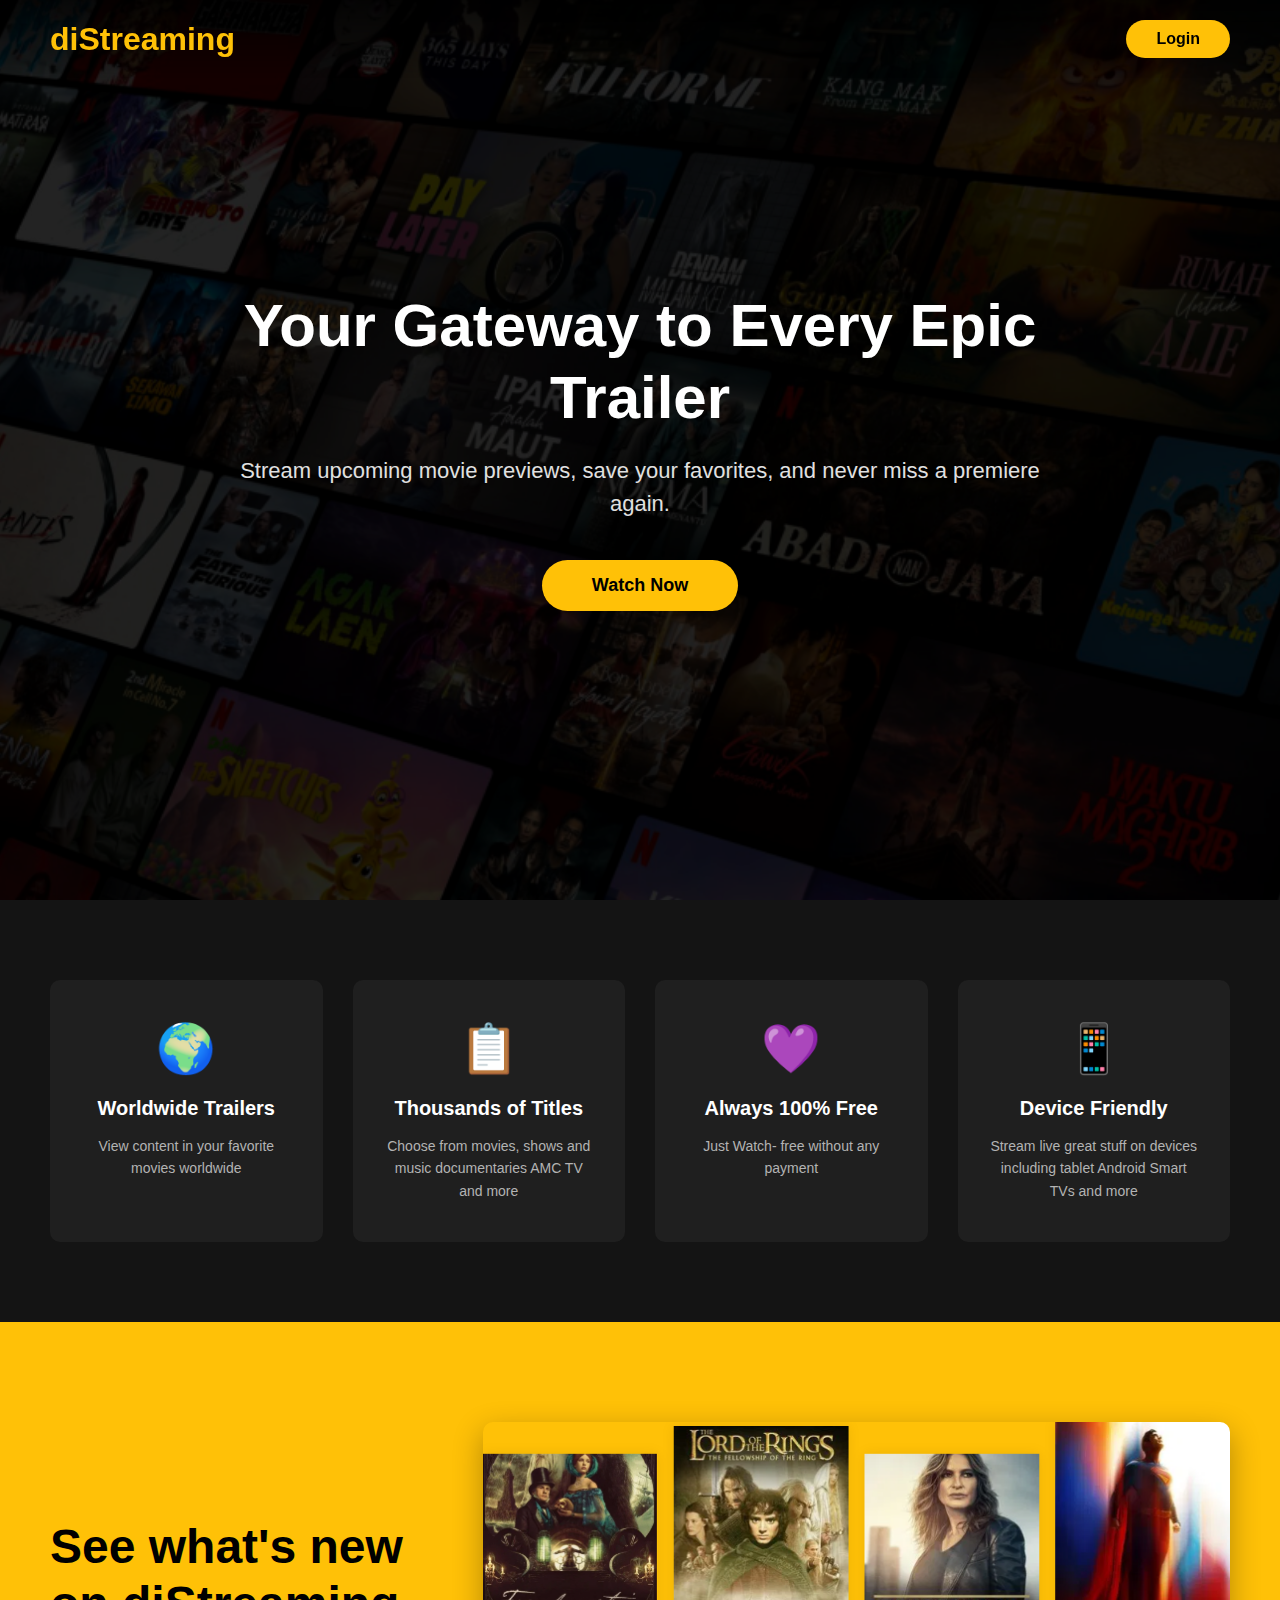
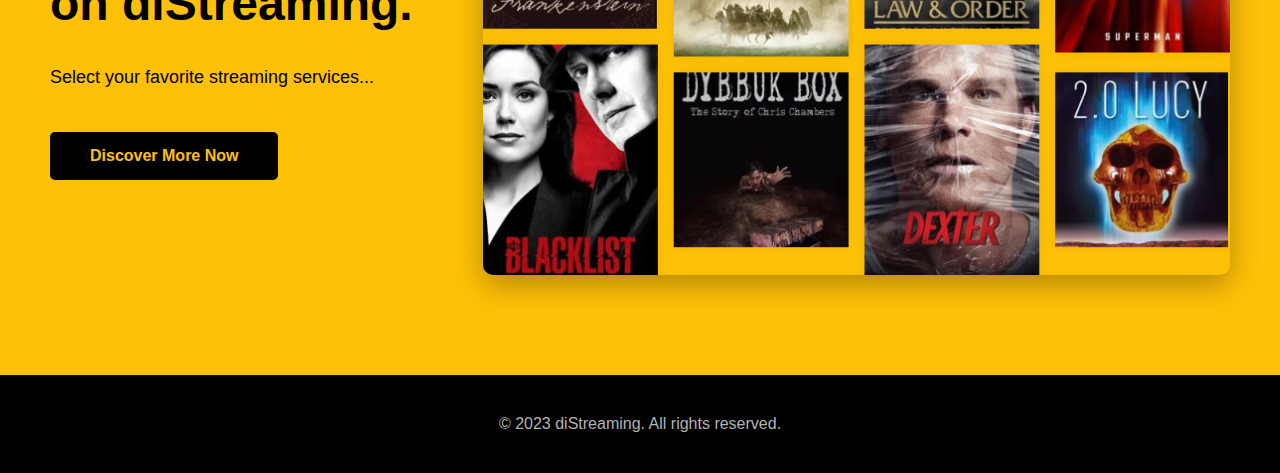
<file: old-page.html>
<!DOCTYPE html>
<html lang="en">
<head>
    <meta charset="UTF-8">
    <meta name="viewport" content="width=device-width, initial-scale=1.0">
    <title>diStreaming - Your Gateway to Every Epic Trailer</title>
    <link rel="stylesheet" href="old-style.css">
</head>
<body>
    <!-- Navigation -->
    <nav class="navbar">
        <div class="nav-container">
            <h1 class="logo">diStreaming</h1>
            <button class="login-btn">Login</button>
        </div>
    </nav>

  <!-- Hero Section -->
    <section class="hero">
        <img src="img/Image.png" alt="Hero Background" class="hero-bg">
        <div class="hero-overlay"></div>
        <div class="hero-content">
            <h2 class="hero-title">Your Gateway to Every Epic Trailer</h2>
            <p class="hero-subtitle">Stream upcoming movie previews, save your favorites, and never miss a premiere again.</p>
            <button class="watch-btn">Watch Now</button>
        </div>
    </section>

    <!-- Features Section -->
    <section class="features">
        <div class="container">
            <div class="feature-card">
                <div class="feature-icon">🌍</div>
                <h3>Worldwide Trailers</h3>
                <p>View content in your favorite movies worldwide</p>
            </div>
            <div class="feature-card">
                <div class="feature-icon">📋</div>
                <h3>Thousands of Titles</h3>
                <p>Choose from movies, shows and music documentaries AMC TV and more</p>
            </div>
            <div class="feature-card">
                <div class="feature-icon">💜</div>
                <h3>Always 100% Free</h3>
                <p>Just Watch- free without any payment</p>
            </div>
            <div class="feature-card">
                <div class="feature-icon">📱</div>
                <h3>Device Friendly</h3>
                <p>Stream live great stuff on devices including tablet Android Smart TVs and more</p>
            </div>
        </div>
    </section>

    <!-- New Content Section -->
    <section class="new-content">
        <div class="container">
            <div class="content-text">
              <h2>See what's new on diStreaming.</h2>
              <p>Select your favorite streaming services...</p>
              <button class="discover-btn">Discover More Now</button>
            </div>
              <div class="content-image">
                <img src="img/group (1).png" alt="Featured Content">
              </div>
            </div>
        </div>
    </section>

    <!-- Footer -->
    <footer class="footer">
        <p>© 2023 diStreaming. All rights reserved.</p>
    </footer>
</body>
</html>
</file>
<file: old-style.css>
* {
    margin: 0;
    padding: 0;
    box-sizing: border-box;
}

body {
    font-family: -apple-system, BlinkMacSystemFont, 'Segoe UI', Roboto, Oxygen, Ubuntu, Cantarell, sans-serif;
    background-color: #000;
    color: #fff;
}

/* Navigation */
.navbar {
    position: fixed;
    top: 0;
    width: 100%;
    z-index: 1000;
    background: linear-gradient(180deg, rgba(0,0,0,0.7) 0%, rgba(0,0,0,0) 100%);
    padding: 20px 0;
}

.nav-container {
    max-width: 1400px;
    margin: 0 auto;
    padding: 0 50px;
    display: flex;
    justify-content: space-between;
    align-items: center;
}

.logo {
    font-size: 32px;
    font-weight: 700;
    color: #FFC107;
}

.login-btn {
    background-color: #FFC107;
    color: #000;
    border: none;
    padding: 10px 30px;
    border-radius: 25px;
    font-size: 16px;
    font-weight: 600;
    cursor: pointer;
    transition: all 0.3s ease;
}

.login-btn:hover {
    background-color: #FFD54F;
    transform: scale(1.05);
}

/* Hero Section */
.hero {
    position: relative;
    height: 100vh;
    display: flex;
    align-items: center;
    justify-content: center;
    text-align: center;
    overflow: hidden;
}

.hero-bg {
    position: absolute;
    top: 0;
    left: 0;
    width: 100%;
    height: 100%;
    object-fit: cover;
    z-index: 0;
}

.hero-overlay {
    position: absolute;
    top: 0;
    left: 0;
    width: 100%;
    height: 100%;
    background: rgba(0, 0, 0, 0.6);
}

.hero-content {
    position: relative;
    z-index: 1;
    max-width: 900px;
    padding: 0 20px;
}

.hero-title {
    font-size: 60px;
    font-weight: 700;
    margin-bottom: 20px;
    line-height: 1.2;
}

.hero-subtitle {
    font-size: 22px;
    margin-bottom: 40px;
    color: #e0e0e0;
    line-height: 1.5;
}

.watch-btn {
    background-color: #FFC107;
    color: #000;
    border: none;
    padding: 15px 50px;
    border-radius: 30px;
    font-size: 18px;
    font-weight: 600;
    cursor: pointer;
    transition: all 0.3s ease;
}

.watch-btn:hover {
    background-color: #FFD54F;
    transform: scale(1.05);
}

/* Features Section */
.features {
    padding: 80px 0;
    background-color: #141414;
}

.container {
    max-width: 1400px;
    margin: 0 auto;
    padding: 0 50px;
}

.features .container {
    display: grid;
    grid-template-columns: repeat(4, 1fr);
    gap: 30px;
}

.feature-card {
    background-color: #1f1f1f;
    padding: 40px 30px;
    border-radius: 10px;
    text-align: center;
    transition: transform 0.3s ease;
}

.feature-card:hover {
    transform: translateY(-5px);
}

.feature-icon {
    font-size: 48px;
    margin-bottom: 20px;
}

.feature-card h3 {
    font-size: 20px;
    margin-bottom: 15px;
    font-weight: 600;
}

.feature-card p {
    font-size: 14px;
    color: #b3b3b3;
    line-height: 1.6;
}

/* New Content Section */
.new-content {
    padding: 100px 0;
    background-color: #FFC107;
}

.new-content .container {
    display: grid;
    grid-template-columns: 1fr 2fr;
    gap: 60px;
    align-items: center;
}

.content-text {
    color: #000;
}

.content-text h2 {
    font-size: 48px;
    margin-bottom: 30px;
    font-weight: 700;
    line-height: 1.2;
}

.content-text p {
    font-size: 18px;
    margin-bottom: 40px;
    line-height: 1.6;
}

.discover-btn {
    background-color: #000;
    color: #FFC107;
    border: none;
    padding: 15px 40px;
    border-radius: 5px;
    font-size: 16px;
    font-weight: 600;
    cursor: pointer;
    transition: all 0.3s ease;
}

.discover-btn:hover {
    background-color: #1f1f1f;
    transform: scale(1.05);
}

.content-image {
    display: flex;
    justify-content: center;
    align-items: center;
}

.content-image img {
    width: 100%;
    max-width: 752px;
    height: auto;
    border-radius: 10px;
    box-shadow: 0 10px 30px rgba(0, 0, 0, 0.3);
}

.content-grid {
    display: grid;
    grid-template-columns: repeat(4, 1fr);
    gap: 15px;
}

.movie-card {
    border-radius: 8px;
    overflow: hidden;
    transition: transform 0.3s ease;
}

.movie-card:hover {
    transform: scale(1.05);
}

.movie-card img {
    width: 100%;
    height: 100%;
    object-fit: cover;
    display: block;
}

/* Footer */
.footer {
    background-color: #000;
    text-align: center;
    padding: 40px 0;
    color: #b3b3b3;
}

/* Responsive */
@media (max-width: 1200px) {
    .features .container {
        grid-template-columns: repeat(2, 1fr);
    }
}

@media (max-width: 768px) {
    .hero-title {
        font-size: 40px;
    }
    
    .hero-subtitle {
        font-size: 18px;
    }
    
    .features .container {
        grid-template-columns: 1fr;
    }
    
    .new-content .container {
        grid-template-columns: 1fr;
    }
    
    .content-image img {
        max-width: 100%;
    }
    
    .content-text h2 {
        font-size: 32px;
    }
    
    .nav-container {
        padding: 0 20px;
    }
    
    .container {
        padding: 0 20px;
    }
}
</file>
